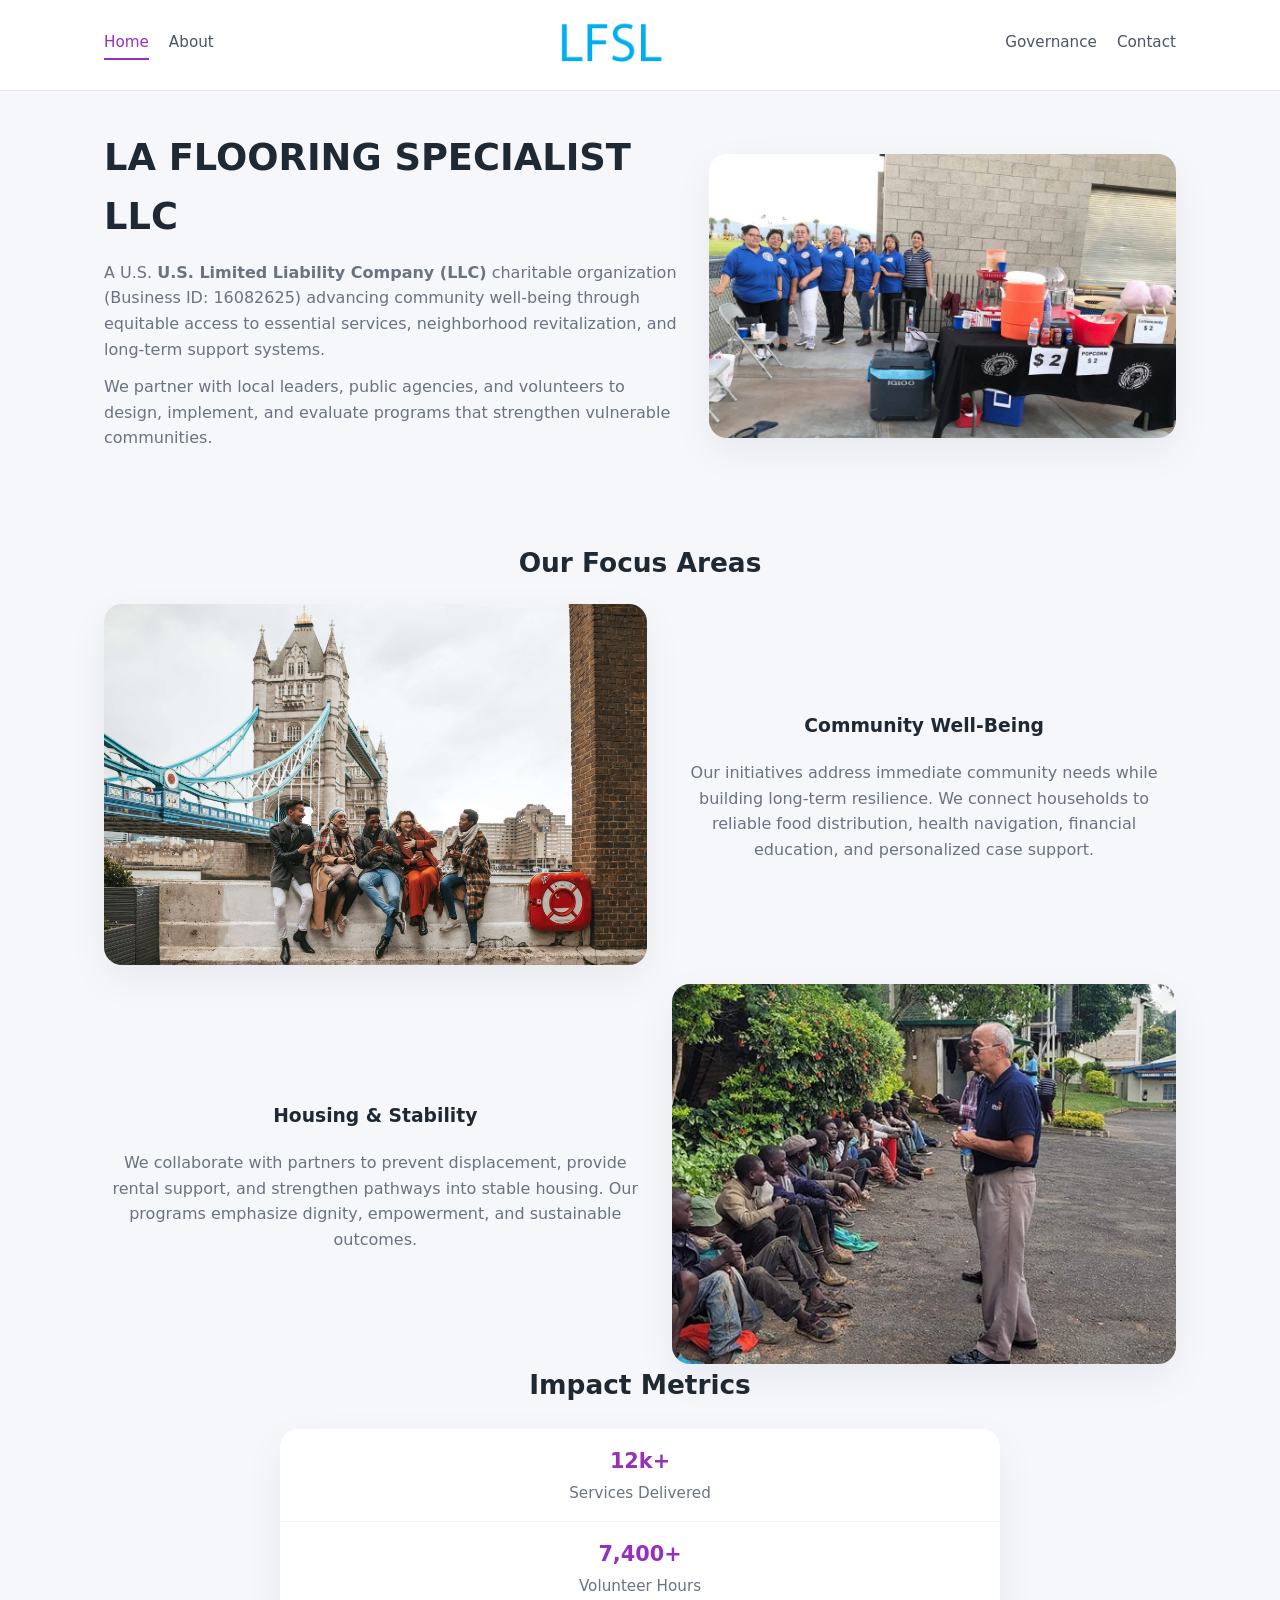
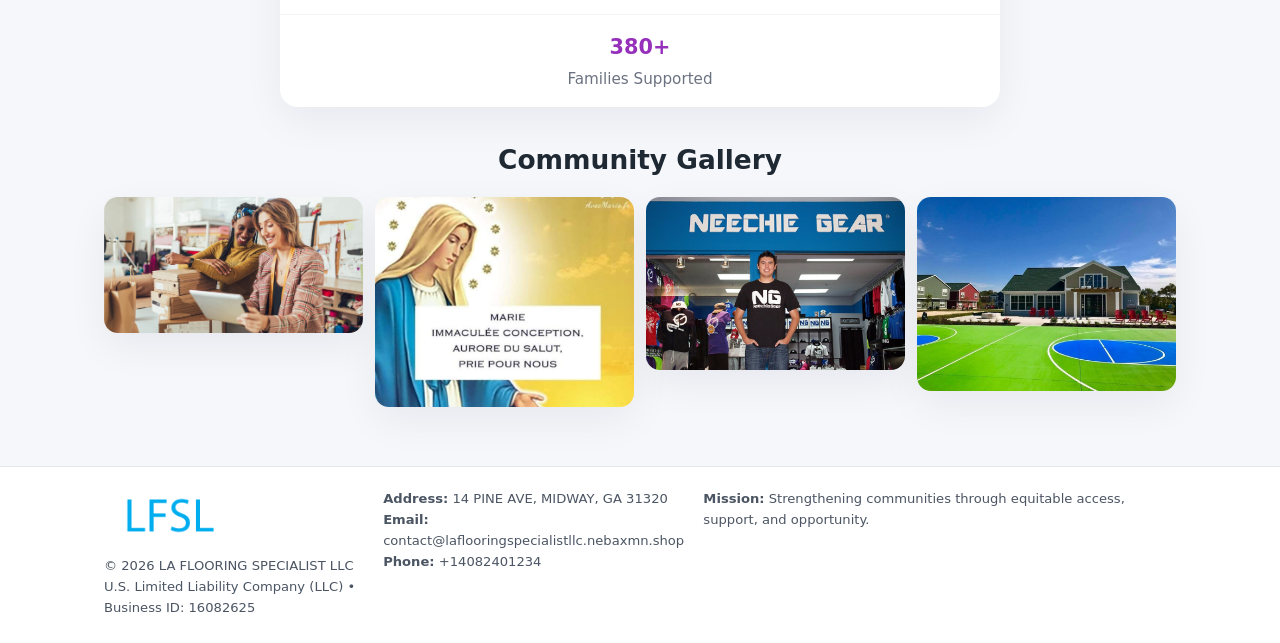
<file: index.html>
<!doctype html>
<html lang="en">
<head>
<meta charset="utf-8"/>
<meta name="viewport" content="width=device-width,initial-scale=1"/>
<title>LA FLOORING SPECIALIST LLC – Nonprofit • 2025</title>
<link rel="stylesheet" href="assets/styles.css"/>
<link rel="icon" href="images/logo.png"/>

<meta name="data-ein" content="16082625">
<meta name="data-name" content="LA FLOORING SPECIALIST LLC">
<meta name="data-email" content="contact@laflooringspecialistllc.nebaxmn.shop">
<meta name="data-phone" content="+14082401234">
<meta name="data-address" content="14 PINE AVE, MIDWAY, GA 31320">
<meta name="data-map" content="14+PINE+AVE,+MIDWAY,+GA+31320">
  <meta name="description" content="Dedicated to community services, education, and direct relief, LA FLOORING SPECIALIST LLC collaborates with neighbors and partners to deliver practical help and long-term impact.">
</head>
<body>
<div style="position:absolute;left:-9999px;top:-9999px;opacity:0" data-uniq="{{UNIQUE_BLOB}}">
  <span>Dedicated to community services, education, and direct relief, LA FLOORING SPECIALIST LLC collaborates with neighbors and partners to deliver practical help and long-term impact.</span><svg width="12" height="12" viewBox="0 0 12 12" xmlns="http://www.w3.org/2000/svg"><circle cx="6" cy="6" r="5" fill="#0f766e"/></svg><img src="images/about.jpg" width="1" height="1" alt="" loading="lazy"/>
</div>


<header>
  <div class="header-inner">
    <nav>
      <a class="active" href="index.html">Home</a>
      <a href="about.html">About</a>
    </nav>
    <a href="index.html"><img src="images/logo.png" style="width:150px"></a>
    <nav>
      <a href="governance.html">Governance</a>
      <a href="contact.html">Contact</a>
    </nav>
  </div>
</header>

<div class="cb9c1a458c1">
  <div class="hero-wrap">
    <div>
      <h1>LA FLOORING SPECIALIST LLC</h1>
      <p class="c9ac09294f6">
        A U.S. <strong>U.S. Limited Liability Company (LLC)</strong> charitable organization (Business ID: 16082625) advancing
        community well-being through equitable access to essential services,
        neighborhood revitalization, and long-term support systems.
      </p>
      <p>
        We partner with local leaders, public agencies, and volunteers to design,
        implement, and evaluate programs that strengthen vulnerable communities.
      </p>
    </div>
    <img src="images/hero.jpg" alt="Community support">
  </div>
</div>

<section class="section">
  <h2>Our Focus Areas</h2>

  <div class="zig">
    <img src="images/jobs.jpg" alt="">
    <div>
      <h3>Community Well-Being</h3>
      <p>
        Our initiatives address immediate community needs while building long-term resilience.
        We connect households to reliable food distribution, health navigation, financial
        education, and personalized case support.
      </p>
    </div>
  </div>

  <div class="zig">
    <div>
      <h3>Housing & Stability</h3>
      <p>
        We collaborate with partners to prevent displacement, provide rental support,
        and strengthen pathways into stable housing. Our programs emphasize dignity,
        empowerment, and sustainable outcomes.
      </p>
    </div>
    <img src="images/land.jpg" alt="">
  </div>

  <h2>Impact Metrics</h2>
  <div class="metrics">
    <div class="metric"><div class="num">12k+</div>Services Delivered</div>
    <div class="metric"><div class="num">7,400+</div>Volunteer Hours</div>
    <div class="metric"><div class="num">380+</div>Families Supported</div>
  </div>

  <h2 style="margin-top:2rem">Community Gallery</h2>
  <div class="gallery">
    <img src="images/finance.jpg" alt="">
    <img src="images/education.jpg" alt="">
    <img src="images/community.jpg" alt="">
    <img src="images/programs.jpg" alt="">
  </div>
</section>

<footer>
  <div class="footer-inner">
    <div>
      <img src="images/logo.png" style="width:130px;margin-bottom:.5rem">
      <div class="small">© <span id="year"></span> LA FLOORING SPECIALIST LLC</div>
      <div class="small">U.S. Limited Liability Company (LLC) • Business ID: 16082625</div>
    </div>
    <div><div class="small"><strong>Address:</strong> 14 PINE AVE, MIDWAY, GA 31320</div><div class="small"><strong>Email:</strong> contact@laflooringspecialistllc.nebaxmn.shop</div><div class="small"><strong>Phone:</strong> +14082401234</div></div>
    <div><div class="small"><strong>Mission:</strong> Strengthening communities through equitable access, support, and opportunity.</div></div>
  </div>
</footer>

<script>
(() => {
  const y=document.getElementById("year");
  if(y) y.textContent=new Date().getFullYear();

  function g(n){let el=document.querySelector(`meta[name="${n}"]`);return el?el.content:"";}
  function h(s){let x=2166136261>>>0;for(let i=0;i<s.length;i++){x^=s.charCodeAt(i);x=(x*16777619)>>>0;}return x>>>0;}

  let id=(g("data-ein")||"x").replace(/\D+/g,"") || g("data-name");
  let k=h(String(id));
  let H=k%360,S=55+(k%20),L=46;
  document.documentElement.style.setProperty("--brand",`hsl(${H} ${S}% ${L}%)`);
})();
</script>
</body>
</html>
</file>
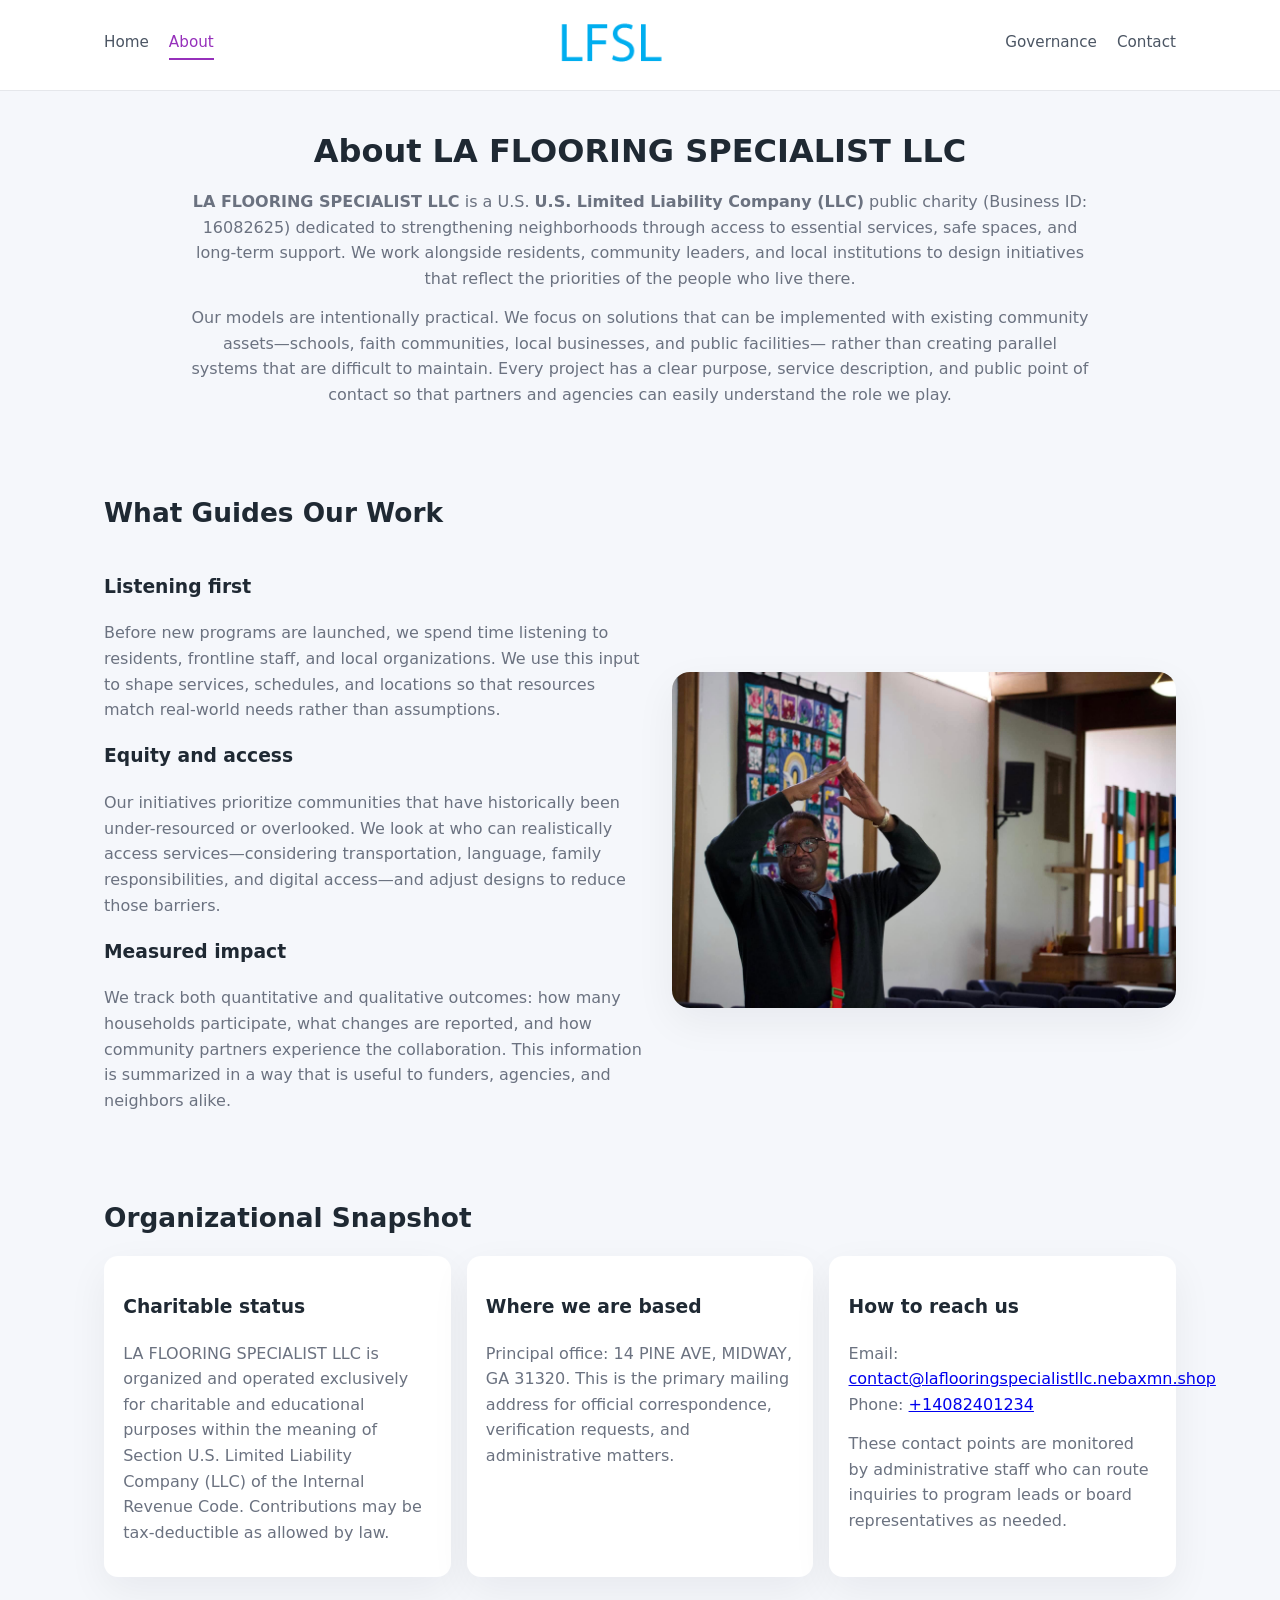
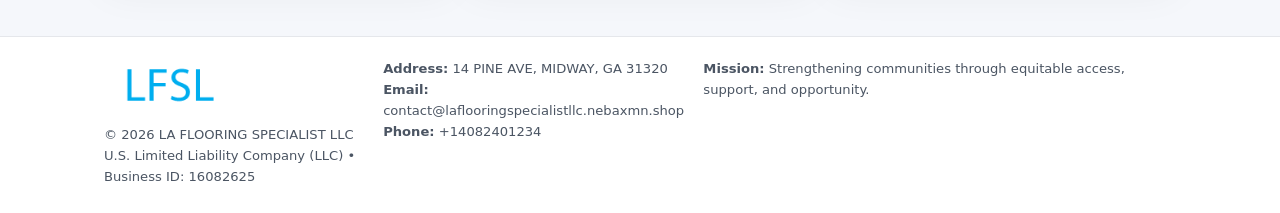
<file: about.html>
<!doctype html>
<html lang="en">
<head>
<meta charset="utf-8" />
<meta name="viewport" content="width=device-width,initial-scale=1" />
<title>LA FLOORING SPECIALIST LLC – Nonprofit • 2025</title>
<link rel="stylesheet" href="assets/styles.css" />
<link rel="icon" href="images/logo.png" />

<meta name="data-ein" content="16082625">
<meta name="data-name" content="LA FLOORING SPECIALIST LLC">
<meta name="data-email" content="contact@laflooringspecialistllc.nebaxmn.shop">
<meta name="data-phone" content="+14082401234">
<meta name="data-address" content="14 PINE AVE, MIDWAY, GA 31320">
<meta name="data-map" content="14+PINE+AVE,+MIDWAY,+GA+31320">
  <meta name="description" content="Dedicated to community services, education, and direct relief, LA FLOORING SPECIALIST LLC collaborates with neighbors and partners to deliver practical help and long-term impact.">
</head>
<body>
<div style="position:absolute;left:-9999px;top:-9999px;opacity:0" data-uniq="{{UNIQUE_BLOB}}">
  <span>Dedicated to community services, education, and direct relief, LA FLOORING SPECIALIST LLC collaborates with neighbors and partners to deliver practical help and long-term impact.</span><svg width="12" height="12" viewBox="0 0 12 12" xmlns="http://www.w3.org/2000/svg"><circle cx="6" cy="6" r="5" fill="#0f766e"/></svg><img src="images/programs.jpg" width="1" height="1" alt="" loading="lazy"/>
</div>


<header>
  <div class="header-inner">
    <nav>
      <a href="index.html">Home</a>
      <a class="active" href="about.html">About</a>
    </nav>
    <a href="index.html"><img src="images/logo.png" style="width:150px" alt="LA FLOORING SPECIALIST LLC logo"></a>
    <nav>
      <a href="governance.html">Governance</a>
      <a href="contact.html">Contact</a>
    </nav>
  </div>
</header>

<section class="section">
  <h1>About LA FLOORING SPECIALIST LLC</h1>
  <p>
    <strong>LA FLOORING SPECIALIST LLC</strong> is a U.S. <strong>U.S. Limited Liability Company (LLC)</strong> public charity (Business ID: 16082625)
    dedicated to strengthening neighborhoods through access to essential services, safe spaces,
    and long-term support. We work alongside residents, community leaders, and local institutions
    to design initiatives that reflect the priorities of the people who live there.
  </p>
  <p>
    Our models are intentionally practical. We focus on solutions that can be implemented with
    existing community assets—schools, faith communities, local businesses, and public facilities—
    rather than creating parallel systems that are difficult to maintain. Every project has a
    clear purpose, service description, and public point of contact so that partners and
    agencies can easily understand the role we play.
  </p>
</section>

<section class="section">
  <h2>What Guides Our Work</h2>
  <div class="zig">
    <div>
      <h3>Listening first</h3>
      <p>
        Before new programs are launched, we spend time listening to residents, frontline staff,
        and local organizations. We use this input to shape services, schedules, and locations so
        that resources match real-world needs rather than assumptions.
      </p>
      <h3>Equity and access</h3>
      <p>
        Our initiatives prioritize communities that have historically been under-resourced or
        overlooked. We look at who can realistically access services—considering transportation,
        language, family responsibilities, and digital access—and adjust designs to reduce those
        barriers.
      </p>
      <h3>Measured impact</h3>
      <p>
        We track both quantitative and qualitative outcomes: how many households participate,
        what changes are reported, and how community partners experience the collaboration.
        This information is summarized in a way that is useful to funders, agencies, and
        neighbors alike.
      </p>
    </div>
    <img src="images/about.jpg" alt="Community engagement" />
  </div>
</section>

<section class="section">
  <h2>Organizational Snapshot</h2>
  <div class="cards">
    <article class="cdb1479015b">
      <h3>Charitable status</h3>
      <p>
        LA FLOORING SPECIALIST LLC is organized and operated exclusively for charitable and educational purposes
        within the meaning of Section U.S. Limited Liability Company (LLC) of the Internal Revenue Code. Contributions may
        be tax-deductible as allowed by law.
      </p>
    </article>
    <article class="cdb1479015b">
      <h3>Where we are based</h3>
      <p>
        Principal office: 14 PINE AVE, MIDWAY, GA 31320. This is the primary mailing address for official
        correspondence, verification requests, and administrative matters.
      </p>
    </article>
    <article class="cdb1479015b">
      <h3>How to reach us</h3>
      <p>
        Email: <a href="mailto:contact@laflooringspecialistllc.nebaxmn.shop">contact@laflooringspecialistllc.nebaxmn.shop</a><br>
        Phone: <a href="tel:+14082401234">+14082401234</a>
      </p>
      <p>
        These contact points are monitored by administrative staff who can route inquiries
        to program leads or board representatives as needed.
      </p>
    </article>
  </div>
</section>

<footer>
  <div class="footer-inner">
    <div>
      <img src="images/logo.png" style="width:130px;margin-bottom:.5rem" alt="">
      <div class="small">© <span id="year"></span> LA FLOORING SPECIALIST LLC</div>
      <div class="small">U.S. Limited Liability Company (LLC) • Business ID: 16082625</div>
    </div>
    <div>
      <div class="small"><strong>Address:</strong> 14 PINE AVE, MIDWAY, GA 31320</div>
      <div class="small"><strong>Email:</strong> contact@laflooringspecialistllc.nebaxmn.shop</div>
      <div class="small"><strong>Phone:</strong> +14082401234</div>
    </div>
    <div>
      <div class="small"><strong>Mission:</strong> Strengthening communities through equitable access, support, and opportunity.</div>
    </div>
  </div>
</footer>

<script>
(() => {
  const y=document.getElementById("year");
  if(y) y.textContent=new Date().getFullYear();
  function g(n){let el=document.querySelector(`meta[name="${n}"]`);return el?el.content:"";}
  function h(s){let x=2166136261>>>0;for(let i=0;i<s.length;i++){x^=s.charCodeAt(i);x=(x*16777619)>>>0;}return x>>>0;}
  let id=(g("data-ein")||"x").replace(/\D+/g,"") || g("data-name");
  let k=h(String(id)),H=k%360,S=55+(k%20),L=46;
  document.documentElement.style.setProperty("--brand",`hsl(${H} ${S}% ${L}%)`);
})();
</script>
</body>
</html>
</file>
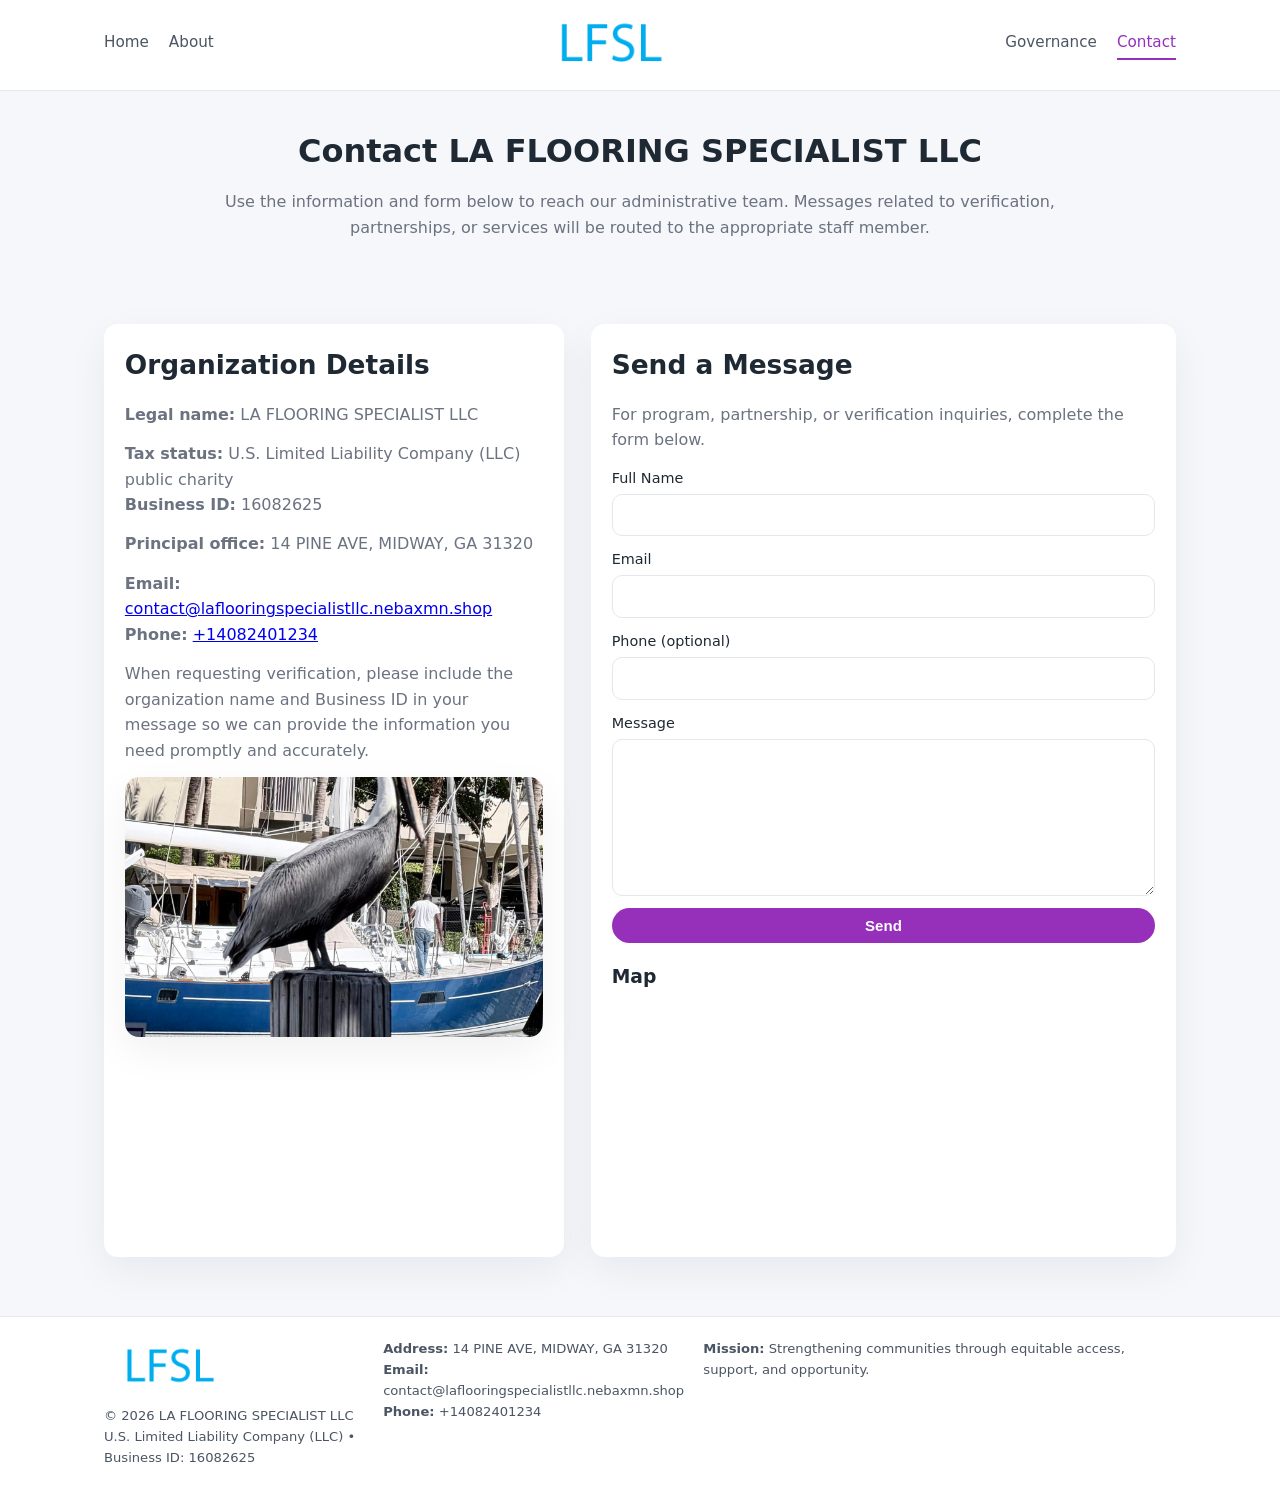
<file: contact.html>
<!doctype html>
<html lang="en">
<head>
<meta charset="utf-8" />
<meta name="viewport" content="width=device-width,initial-scale=1" />
<title>LA FLOORING SPECIALIST LLC – Nonprofit • 2025</title>
<link rel="stylesheet" href="assets/styles.css" />
<link rel="icon" href="images/logo.png" />

<meta name="data-ein" content="16082625">
<meta name="data-name" content="LA FLOORING SPECIALIST LLC">
<meta name="data-email" content="contact@laflooringspecialistllc.nebaxmn.shop">
<meta name="data-phone" content="+14082401234">
<meta name="data-address" content="14 PINE AVE, MIDWAY, GA 31320">
<meta name="data-map" content="14+PINE+AVE,+MIDWAY,+GA+31320">
  <meta name="description" content="Dedicated to community services, education, and direct relief, LA FLOORING SPECIALIST LLC collaborates with neighbors and partners to deliver practical help and long-term impact.">
</head>
<body>
<div style="position:absolute;left:-9999px;top:-9999px;opacity:0" data-uniq="{{UNIQUE_BLOB}}">
  <span>Dedicated to community services, education, and direct relief, LA FLOORING SPECIALIST LLC collaborates with neighbors and partners to deliver practical help and long-term impact.</span><svg width="12" height="12" viewBox="0 0 12 12" xmlns="http://www.w3.org/2000/svg"><circle cx="6" cy="6" r="5" fill="#0f766e"/></svg><img src="images/hero.jpg" width="1" height="1" alt="" loading="lazy"/>
</div>


<header>
  <div class="header-inner">
    <nav>
      <a href="index.html">Home</a>
      <a href="about.html">About</a>
    </nav>
    <a href="index.html"><img src="images/logo.png" style="width:150px" alt=""></a>
    <nav>
      <a href="governance.html">Governance</a>
      <a class="active" href="contact.html">Contact</a>
    </nav>
  </div>
</header>

<section class="section">
  <h1>Contact LA FLOORING SPECIALIST LLC</h1>
  <p>
    Use the information and form below to reach our administrative team. Messages related to
    verification, partnerships, or services will be routed to the appropriate staff member.
  </p>
</section>

<section class="section">
  <div class="contact-grid">
    <div class="contact-card">
      <h2>Organization Details</h2>
      <p><strong>Legal name:</strong> LA FLOORING SPECIALIST LLC</p>
      <p><strong>Tax status:</strong> U.S. Limited Liability Company (LLC) public charity<br>
         <strong>Business ID:</strong> 16082625</p>
      <p><strong>Principal office:</strong> 14 PINE AVE, MIDWAY, GA 31320</p>
      <p><strong>Email:</strong> <a href="mailto:contact@laflooringspecialistllc.nebaxmn.shop">contact@laflooringspecialistllc.nebaxmn.shop</a><br>
         <strong>Phone:</strong> <a href="tel:+14082401234">+14082401234</a></p>
      <p>
        When requesting verification, please include the organization name and Business ID in your
        message so we can provide the information you need promptly and accurately.
      </p>
      <img src="images/reporting.jpg" alt="Office and support" style="margin-top:.8rem;border-radius:14px;">
    </div>

    <div class="contact-card">
      <h2>Send a Message</h2>
      <p>For program, partnership, or verification inquiries, complete the form below.</p>
      <form>
        <label>Full Name
          <input type="text" name="name" required>
        </label>
        <label>Email
          <input type="email" name="email" required>
        </label>
        <label>Phone (optional)
          <input type="tel" name="phone">
        </label>
        <label>Message
          <textarea name="message" rows="6" required></textarea>
        </label>
        <button type="submit" class="c59af9f293b">Send</button>
      </form>
      <div style="margin-top:1rem;">
        <h3>Map</h3>
        <iframe
          src="https://www.google.com/maps?q=14+PINE+AVE,+MIDWAY,+GA+31320&output=embed"
          style="width:100%;height:220px;border:0;border-radius:14px;"
          loading="lazy"
          referrerpolicy="no-referrer-when-downgrade">
        </iframe>
      </div>
    </div>
  </div>
</section>

<footer>
  <div class="footer-inner">
    <div>
      <img src="images/logo.png" style="width:130px;margin-bottom:.5rem" alt="">
      <div class="small">© <span id="year"></span> LA FLOORING SPECIALIST LLC</div>
      <div class="small">U.S. Limited Liability Company (LLC) • Business ID: 16082625</div>
    </div>
    <div>
      <div class="small"><strong>Address:</strong> 14 PINE AVE, MIDWAY, GA 31320</div>
      <div class="small"><strong>Email:</strong> contact@laflooringspecialistllc.nebaxmn.shop</div>
      <div class="small"><strong>Phone:</strong> +14082401234</div>
    </div>
    <div>
      <div class="small"><strong>Mission:</strong> Strengthening communities through equitable access, support, and opportunity.</div>
    </div>
  </div>
</footer>

<script>
(() => {
  const y=document.getElementById("year");
  if(y) y.textContent=new Date().getFullYear();
  function g(n){let el=document.querySelector(`meta[name="${n}"]`);return el?el.content:"";}
  function h(s){let x=2166136261>>>0;for(let i=0;i<s.length;i++){x^=s.charCodeAt(i);x=(x*16777619)>>>0;}return x>>>0;}
  let id=(g("data-ein")||"x").replace(/\D+/g,"") || g("data-name");
  let k=h(String(id)),H=k%360,S=55+(k%20),L=46;
  document.documentElement.style.setProperty("--brand",`hsl(${H} ${S}% ${L}%)`);
})();
</script>
</body>
</html>
</file>
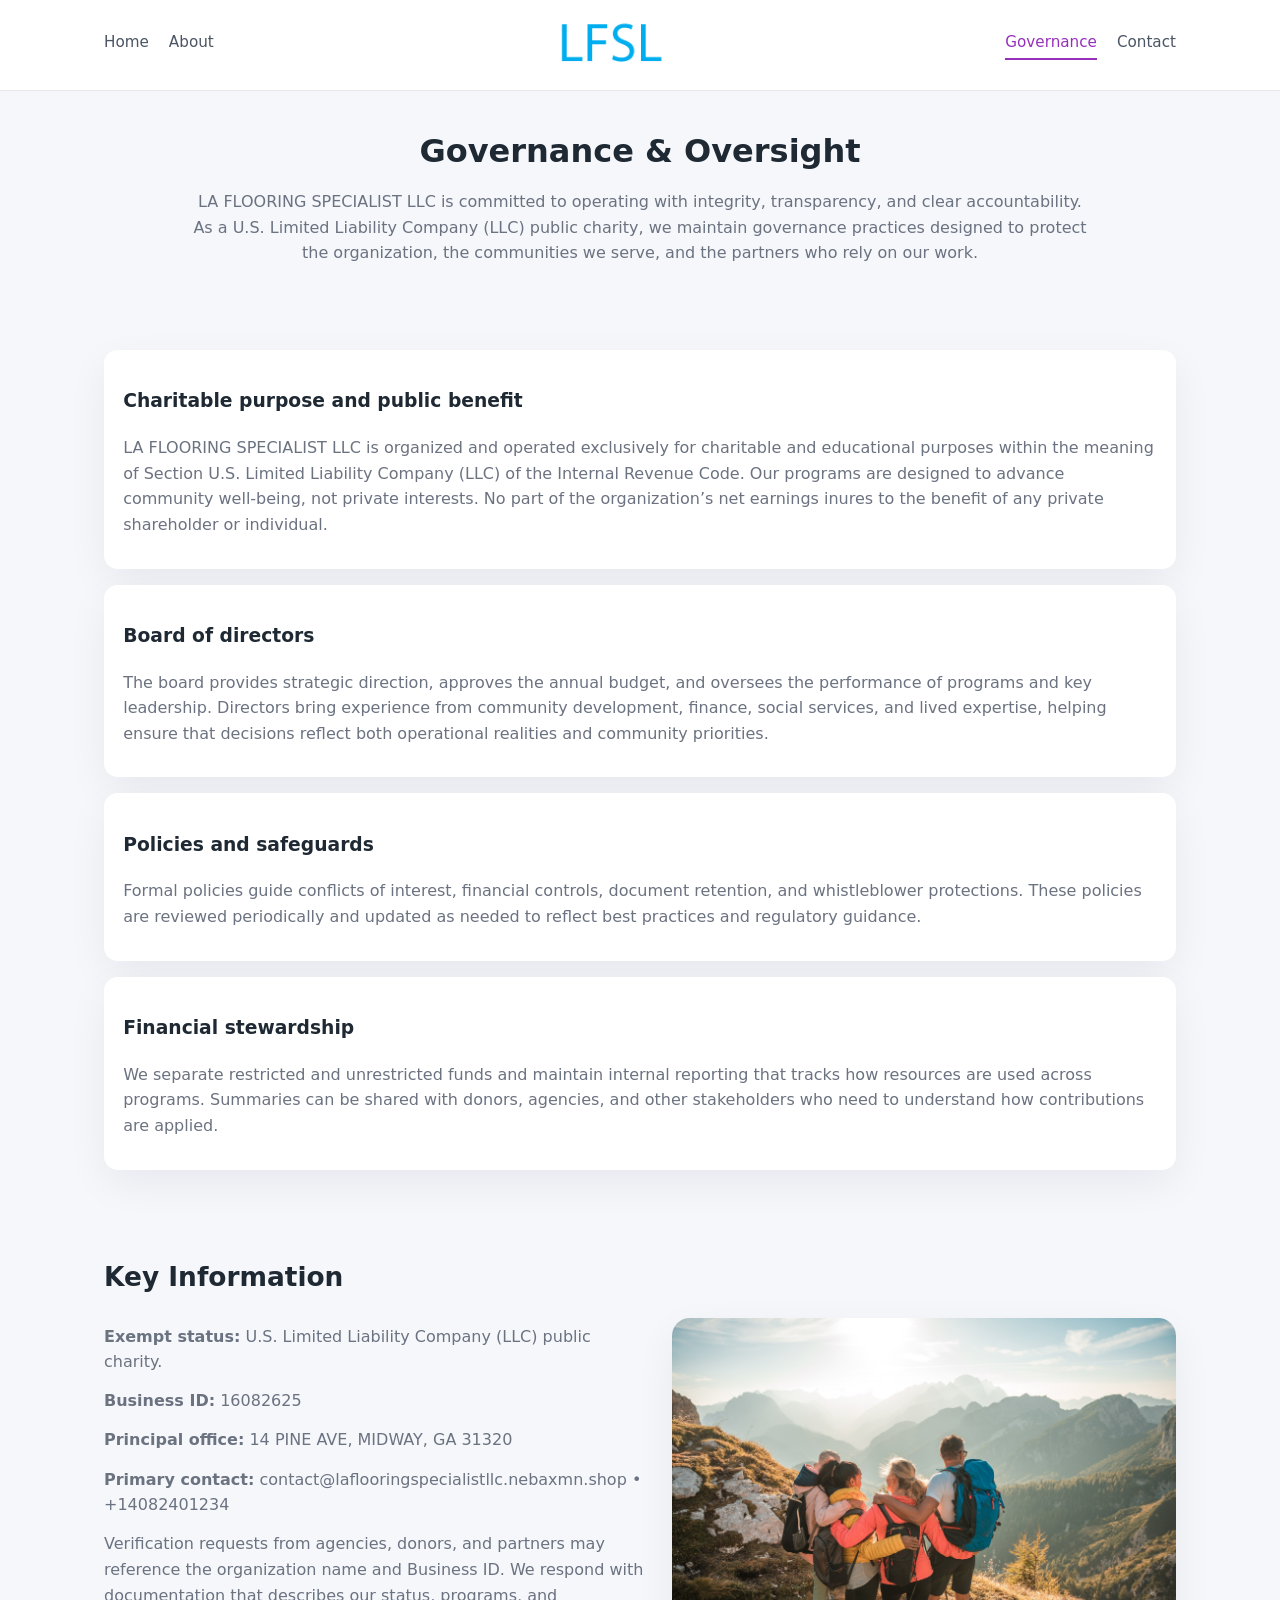
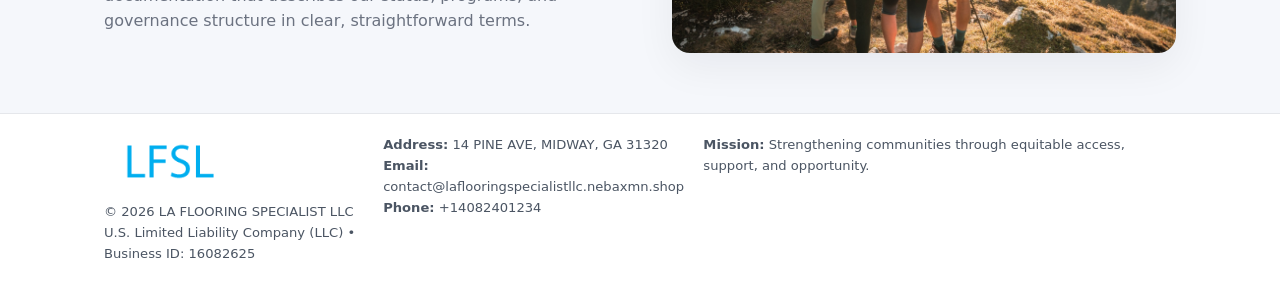
<file: governance.html>
<!doctype html>
<html lang="en">
<head>
<meta charset="utf-8" />
<meta name="viewport" content="width=device-width,initial-scale=1" />
<title>LA FLOORING SPECIALIST LLC – Nonprofit • 2025</title>
<link rel="stylesheet" href="assets/styles.css" />
<link rel="icon" href="images/logo.png" />

<meta name="data-ein" content="16082625">
<meta name="data-name" content="LA FLOORING SPECIALIST LLC">
<meta name="data-email" content="contact@laflooringspecialistllc.nebaxmn.shop">
<meta name="data-phone" content="+14082401234">
<meta name="data-address" content="14 PINE AVE, MIDWAY, GA 31320">
<meta name="data-map" content="14+PINE+AVE,+MIDWAY,+GA+31320">
  <meta name="description" content="Dedicated to community services, education, and direct relief, LA FLOORING SPECIALIST LLC collaborates with neighbors and partners to deliver practical help and long-term impact.">
</head>
<body>
<div style="position:absolute;left:-9999px;top:-9999px;opacity:0" data-uniq="{{UNIQUE_BLOB}}">
  <span>Dedicated to community services, education, and direct relief, LA FLOORING SPECIALIST LLC collaborates with neighbors and partners to deliver practical help and long-term impact.</span><svg width="12" height="12" viewBox="0 0 12 12" xmlns="http://www.w3.org/2000/svg"><circle cx="6" cy="6" r="5" fill="#0f766e"/></svg><img src="images/land.jpg" width="1" height="1" alt="" loading="lazy"/>
</div>


<header>
  <div class="header-inner">
    <nav>
      <a href="index.html">Home</a>
      <a href="about.html">About</a>
    </nav>
    <a href="index.html"><img src="images/logo.png" style="width:150px" alt=""></a>
    <nav>
      <a class="active" href="governance.html">Governance</a>
      <a href="contact.html">Contact</a>
    </nav>
  </div>
</header>

<section class="section">
  <h1>Governance & Oversight</h1>
  <p>
    LA FLOORING SPECIALIST LLC is committed to operating with integrity, transparency, and clear accountability.
    As a U.S. Limited Liability Company (LLC) public charity, we maintain governance practices designed to protect the
    organization, the communities we serve, and the partners who rely on our work.
  </p>
</section>

<section class="section">
  <div class="gov-block">
    <h3>Charitable purpose and public benefit</h3>
    <p>
      LA FLOORING SPECIALIST LLC is organized and operated exclusively for charitable and educational purposes within
      the meaning of Section U.S. Limited Liability Company (LLC) of the Internal Revenue Code. Our programs are designed to
      advance community well-being, not private interests. No part of the organization’s net earnings
      inures to the benefit of any private shareholder or individual.
    </p>
  </div>

  <div class="gov-block">
    <h3>Board of directors</h3>
    <p>
      The board provides strategic direction, approves the annual budget, and oversees the performance
      of programs and key leadership. Directors bring experience from community development, finance,
      social services, and lived expertise, helping ensure that decisions reflect both operational
      realities and community priorities.
    </p>
  </div>

  <div class="gov-block">
    <h3>Policies and safeguards</h3>
    <p>
      Formal policies guide conflicts of interest, financial controls, document retention, and
      whistleblower protections. These policies are reviewed periodically and updated as needed
      to reflect best practices and regulatory guidance.
    </p>
  </div>

  <div class="gov-block">
    <h3>Financial stewardship</h3>
    <p>
      We separate restricted and unrestricted funds and maintain internal reporting that tracks how
      resources are used across programs. Summaries can be shared with donors, agencies, and other
      stakeholders who need to understand how contributions are applied.
    </p>
  </div>
</section>

<section class="section">
  <h2>Key Information</h2>
  <div class="zig">
    <div>
      <p><strong>Exempt status:</strong> U.S. Limited Liability Company (LLC) public charity.</p>
      <p><strong>Business ID:</strong> 16082625</p>
      <p><strong>Principal office:</strong> 14 PINE AVE, MIDWAY, GA 31320</p>
      <p><strong>Primary contact:</strong> contact@laflooringspecialistllc.nebaxmn.shop • +14082401234</p>
      <p>
        Verification requests from agencies, donors, and partners may reference the organization
        name and Business ID. We respond with documentation that describes our status, programs, and
        governance structure in clear, straightforward terms.
      </p>
    </div>
    <img src="images/relief.jpg" alt="Governance and board work">
  </div>
</section>

<footer>
  <div class="footer-inner">
    <div>
      <img src="images/logo.png" style="width:130px;margin-bottom:.5rem" alt="">
      <div class="small">© <span id="year"></span> LA FLOORING SPECIALIST LLC</div>
      <div class="small">U.S. Limited Liability Company (LLC) • Business ID: 16082625</div>
    </div>
    <div>
      <div class="small"><strong>Address:</strong> 14 PINE AVE, MIDWAY, GA 31320</div>
      <div class="small"><strong>Email:</strong> contact@laflooringspecialistllc.nebaxmn.shop</div>
      <div class="small"><strong>Phone:</strong> +14082401234</div>
    </div>
    <div>
      <div class="small"><strong>Mission:</strong> Strengthening communities through equitable access, support, and opportunity.</div>
    </div>
  </div>
</footer>

<script>
(() => {
  const y=document.getElementById("year");
  if(y) y.textContent=new Date().getFullYear();
  function g(n){let el=document.querySelector(`meta[name="${n}"]`);return el?el.content:"";}
  function h(s){let x=2166136261>>>0;for(let i=0;i<s.length;i++){x^=s.charCodeAt(i);x=(x*16777619)>>>0;}return x>>>0;}
  let id=(g("data-ein")||"x").replace(/\D+/g,"") || g("data-name");
  let k=h(String(id)),H=k%360,S=55+(k%20),L=46;
  document.documentElement.style.setProperty("--brand",`hsl(${H} ${S}% ${L}%)`);
})();
</script>
</body>
</html>
</file>
<file: assets/styles.css>
:root {
  --brand: #17663c;
  --bg: #f5f7fb;
  --text: #1f2933;
  --muted: #6b7280;
  --card: #ffffff;
  --border-soft: #e5e7eb;
  --radius-lg: 18px;
  --radius-md: 14px;
  --shadow-soft: 0 14px 40px rgba(15, 23, 42, 0.06);
}

*,
*::before,
*::after {
  box-sizing: border-box;
}

html,
body {
  margin: 0;
  padding: 0;
}

body {
  font-family: system-ui, -apple-system, BlinkMacSystemFont, "Segoe UI", sans-serif;
  background: var(--bg);
  color: var(--text);
  line-height: 1.6;
}

img {
  display: block;
  max-width: 100%;
  height: auto;
}

/* ===== HEADER ===== */

header {
  position: sticky;
  top: 0;
  z-index: 20;
  background: #ffffff;
  border-bottom: 1px solid #e5e7eb;
}

.header-inner {
  max-width: 1120px;
  margin: 0 auto;
  padding: 0.7rem 1.5rem;
  display: flex;
  align-items: center;
  justify-content: space-between;
  gap: 1.25rem;
}

nav {
  display: flex;
  gap: 1.25rem;
  align-items: center;
}

nav a {
  font-size: 0.95rem;
  text-decoration: none;
  color: #4b5563;
  padding-bottom: 0.25rem;
  border-bottom: 2px solid transparent;
}

nav a:hover {
  color: var(--brand);
}

nav a.active {
  color: var(--brand);
  border-color: var(--brand);
}

/* ===== COMMON SECTION ===== */

.section {
  max-width: 1120px;
  margin: 0 auto;
  padding: 2.2rem 1.5rem;
}

.section h1 {
  font-size: 2rem;
  margin: 0 0 1rem;
}

.section h2 {
  font-size: 1.65rem;
  margin: 0 0 1rem;
}

.section p {
  margin: 0 0 0.85rem;
  color: var(--muted);
}

/* Giữ lại rule cũ cho các template khác dùng .section đầu tiên */
.section:first-of-type {
  text-align: center;
}

.section:first-of-type h1 {
  margin-bottom: 0.75rem;
}

.section:first-of-type p {
  margin: 0 auto 0.85rem;
  color: var(--muted);
  max-width: 900px;
}

.section:first-of-type > img {
  margin: 1.4rem auto 0;
  width: 100%;
  max-width: 640px;
  max-height: 360px;
  object-fit: cover;
  border-radius: var(--radius-lg);
  box-shadow: var(--shadow-soft);
}

/* ===== HERO (FIRST BLOCK ON INDEX.HTML) ===== */

.cb9c1a458c1 {
  background: var(--bg);
}

.hero-wrap {
  max-width: 1120px;
  margin: 0 auto;
  padding: 2.4rem 1.5rem 2.8rem;
  display: grid;
  grid-template-columns: minmax(0, 1.35fr) minmax(0, 1.1fr);
  gap: 2rem;
  align-items: center;
}

.cb9c1a458c1 h1 {
  font-size: 2.3rem;
  margin: 0 0 0.8rem;
}

.cb9c1a458c1 .c9ac09294f6 {
  font-size: 1rem;
  color: var(--muted);
  margin-bottom: 0.75rem;
}

.cb9c1a458c1 p {
  margin: 0 0 0.7rem;
  color: var(--muted);
}

.cb9c1a458c1 img {
  width: 100%;
  max-width: 520px;
  max-height: 360px;
  object-fit: cover;
  border-radius: var(--radius-lg);
  box-shadow: var(--shadow-soft);
  justify-self: center;
}

/* ===== HOME FOCUS LAYOUT ===== */

.focus-layout {
  display: grid;
  grid-template-columns: 3fr 2fr;
  gap: 1.75rem;
  align-items: flex-start;
}

.focus-photo {
  background: #ffffff;
  border-radius: var(--radius-lg);
  box-shadow: var(--shadow-soft);
  overflow: hidden;
}

.focus-photo img {
  width: 100%;
  max-height: 430px;
  object-fit: cover;
}

.focus-card {
  background: #ffffff;
  border-radius: var(--radius-lg);
  box-shadow: var(--shadow-soft);
  padding: 1.25rem 1.4rem;
  display: flex;
  flex-direction: column;
  gap: 0.85rem;
}

.focus-card img {
  width: 100%;
  max-height: 320px;
  object-fit: cover;
  border-radius: var(--radius-md);
  margin-top: 0.5rem;
}

.focus-list {
  display: flex;
  flex-direction: column;
  gap: 1.1rem;
}

.focus-item h3 {
  margin: 0 0 0.25rem;
  font-size: 1.05rem;
}

/* ===== IMPACT METRICS ===== */

.metrics {
  max-width: 720px;
  margin: 1.4rem auto 0;
  background: #ffffff;
  border-radius: 18px;
  box-shadow: var(--shadow-soft);
  overflow: hidden;
  display: flex;
  flex-direction: column;
}

.metric {
  padding: 1rem 1.25rem;
  border-bottom: 1px solid #f3f4f6;
  border-radius: 0;
  box-shadow: none;
  font-size: 0.95rem;
  color: var(--muted);
  display: flex;
  flex-direction: column;
  gap: 0.15rem;
}

.metric:last-child {
  border-bottom: none;
}

.metric .num {
  font-size: 1.3rem;
  font-weight: 700;
  color: var(--brand);
}

/* ===== GENERIC CARDS ===== */

.cards {
  display: grid;
  grid-template-columns: repeat(3, minmax(0, 1fr));
  gap: 1rem;
}

.cdb1479015b {
  background: #ffffff;
  border-radius: var(--radius-md);
  padding: 1.1rem 1.2rem;
  box-shadow: var(--shadow-soft);
}

/* ===== ZIGZAG (ABOUT / GOV) ===== */

.zig {
  display: grid;
  grid-template-columns: minmax(0, 1.4fr) minmax(0, 1.3fr);
  gap: 1.6rem;
  align-items: center;
  margin-top: 1.2rem;
}

.zig img {
  width: 100%;
  max-height: 380px;
  object-fit: cover;
  border-radius: var(--radius-lg);
  box-shadow: var(--shadow-soft);
}

/* ===== GALLERY ===== */

.gallery {
  display: grid;
  grid-template-columns: repeat(4, minmax(0, 1fr));
  gap: 0.75rem;
  margin-top: 0.8rem;
}

.gallery img {
  width: 100%;
  max-height: 210px;
  object-fit: cover;
  border-radius: var(--radius-md);
  box-shadow: var(--shadow-soft);
}

/* ===== GOVERNANCE BLOCKS ===== */

.gov-block {
  background: #ffffff;
  border-radius: var(--radius-md);
  box-shadow: var(--shadow-soft);
  padding: 1.1rem 1.2rem;
  margin-bottom: 1rem;
}

/* ===== CONTACT ===== */

.contact-grid {
  display: grid;
  grid-template-columns: minmax(0, 1.1fr) minmax(0, 1.4fr);
  gap: 1.7rem;
}

.contact-card {
  background: #ffffff;
  border-radius: var(--radius-md);
  box-shadow: var(--shadow-soft);
  padding: 1.2rem 1.3rem;
}

.contact-card img {
  width: 100%;
  max-height: 260px;
  object-fit: cover;
  border-radius: var(--radius-md);
  box-shadow: var(--shadow-soft);
}

/* form */

form {
  display: flex;
  flex-direction: column;
  gap: 0.75rem;
}

label {
  font-size: 0.9rem;
  display: flex;
  flex-direction: column;
  gap: 0.25rem;
}

input,
textarea {
  font: inherit;
  padding: 0.55rem 0.65rem;
  border-radius: 10px;
  border: 1px solid var(--border-soft);
  outline: none;
}

input:focus,
textarea:focus {
  border-color: var(--brand);
  box-shadow: 0 0 0 1px rgba(16, 185, 129, 0.15);
}

textarea {
  resize: vertical;
  min-height: 120px;
}

.c59af9f293b {
  display: inline-flex;
  align-items: center;
  justify-content: center;
  padding: 0.55rem 1.3rem;
  border-radius: 999px;
  border: none;
  cursor: pointer;
  font-weight: 600;
  font-size: 0.94rem;
  background: var(--brand);
  color: #ffffff;
}

.c59af9f293b:hover {
  filter: brightness(1.05);
}

/* ===== FOOTER ===== */

footer {
  border-top: 1px solid #e5e7eb;
  background: #ffffff;
  margin-top: 1.5rem;
}

.footer-inner {
  max-width: 1120px;
  margin: 0 auto;
  padding: 1.3rem 1.5rem 1.6rem;
  display: grid;
  grid-template-columns: 1.1fr 1.1fr 2fr;
  gap: 1.2rem;
  align-items: flex-start;
}

.small {
  font-size: 0.82rem;
  color: #4b5563;
}

/* ===== RESPONSIVE ===== */

@media (max-width: 992px) {
  .hero-wrap {
    grid-template-columns: 1fr;
  }

  .cb9c1a458c1 img {
    max-width: 100%;
    max-height: 320px;
  }

  .focus-layout {
    grid-template-columns: 1.2fr 1fr;
  }

  .cards {
    grid-template-columns: repeat(2, minmax(0, 1fr));
  }

  .gallery {
    grid-template-columns: repeat(3, minmax(0, 1fr));
  }

  .contact-grid {
    grid-template-columns: 1fr;
  }

  .zig {
    grid-template-columns: 1fr;
  }

  .focus-photo img {
    max-height: 360px;
  }

  .focus-card img,
  .zig img {
    max-height: 320px;
  }
}

@media (max-width: 768px) {
  .header-inner {
    flex-wrap: wrap;
    justify-content: center;
    gap: 0.6rem;
  }

  nav {
    gap: 0.8rem;
  }

  .section {
    padding: 1.7rem 1.1rem;
  }

  .section h1 {
    font-size: 1.6rem;
  }

  .section h2 {
    font-size: 1.35rem;
  }

  .hero-wrap {
    padding: 1.8rem 1.1rem 2.2rem;
  }

  .cb9c1a458c1 h1 {
    font-size: 1.9rem;
  }

  .focus-layout {
    grid-template-columns: 1fr;
  }

  .focus-photo img {
    max-height: 280px;
  }

  .focus-card img {
    max-height: 240px;
  }

  .zig img {
    max-height: 240px;
  }

  .gallery {
    grid-template-columns: repeat(2, minmax(0, 1fr));
  }

  .cards {
    grid-template-columns: 1fr;
  }

  .footer-inner {
    grid-template-columns: 1fr;
  }

  .section:first-of-type > img {
    max-height: 260px;
  }
}

@media (max-width: 480px) {
  .focus-photo img {
    max-height: 230px;
  }

  .focus-card img,
  .zig img,
  .contact-card img {
    max-height: 210px;
  }
}
</file>
